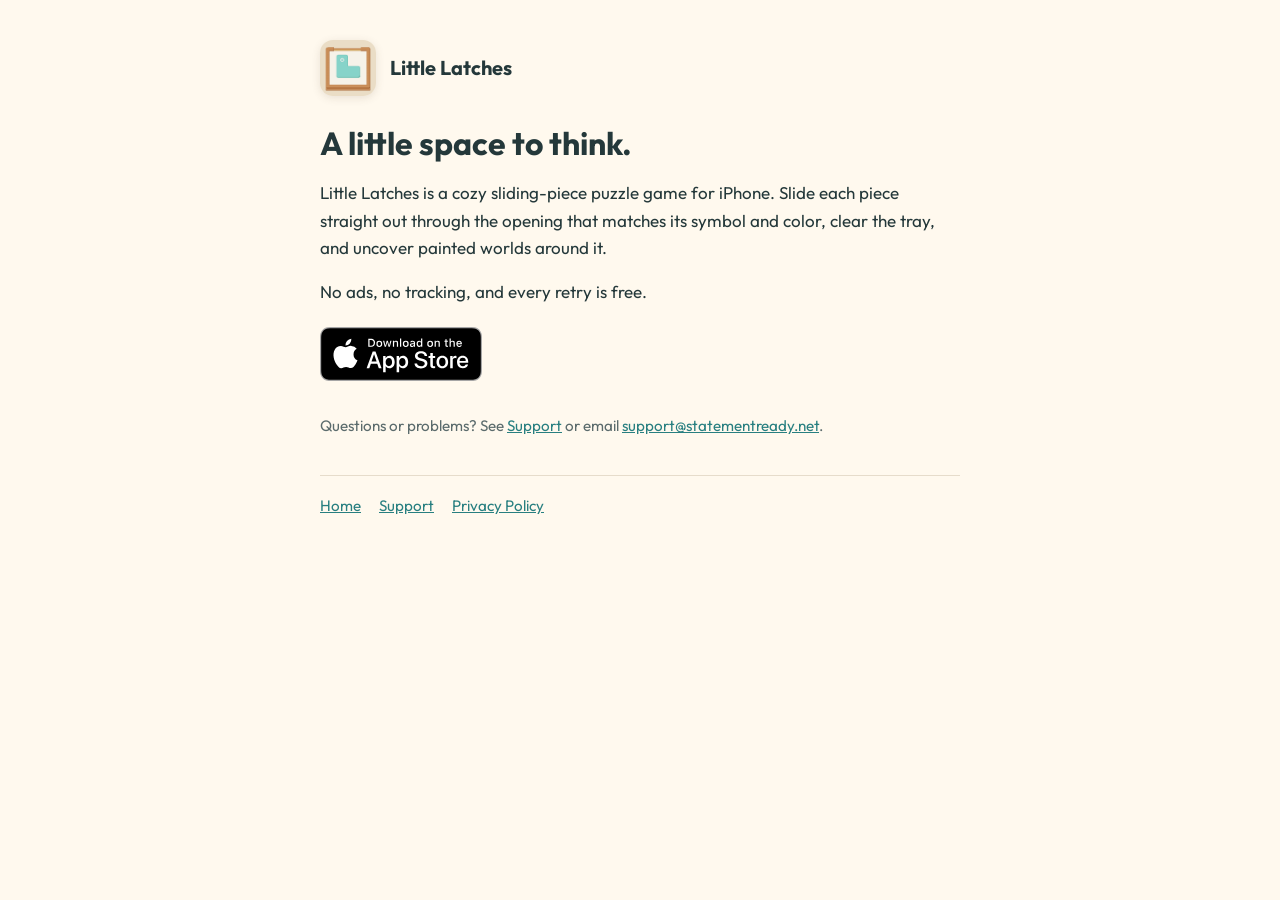
<file: index.html>
<!doctype html>
<html lang="en">
<head>
<meta charset="utf-8">
<meta name="viewport" content="width=device-width, initial-scale=1">
<title>Little Latches</title>
<link rel="stylesheet" href="./style.css">
<link rel="icon" href="./icon.png">
</head>
<body>
<main>
<header><img src="./icon.png" alt=""><a href="./">Little Latches</a></header>
<h1>A little space to think.</h1>
<p>Little Latches is a cozy sliding-piece puzzle game for iPhone. Slide each piece straight out through the opening that matches its symbol and color, clear the tray, and uncover painted worlds around it.</p>
<p>No ads, no tracking, and every retry is free.</p>
<p class="store"><a href="https://apps.apple.com/us/app/little-latches/id6824050755"><img src="./app-store-badge.svg" alt="Download on the App Store" width="162" height="54"></a></p>
<p class="muted">Questions or problems? See <a href="support/">Support</a> or email <a href="mailto:support@statementready.net">support@statementready.net</a>.</p>
<nav><a href="./">Home</a><a href="./support/">Support</a><a href="./privacy/">Privacy Policy</a></nav>
</main>
</body>
</html>
</file>
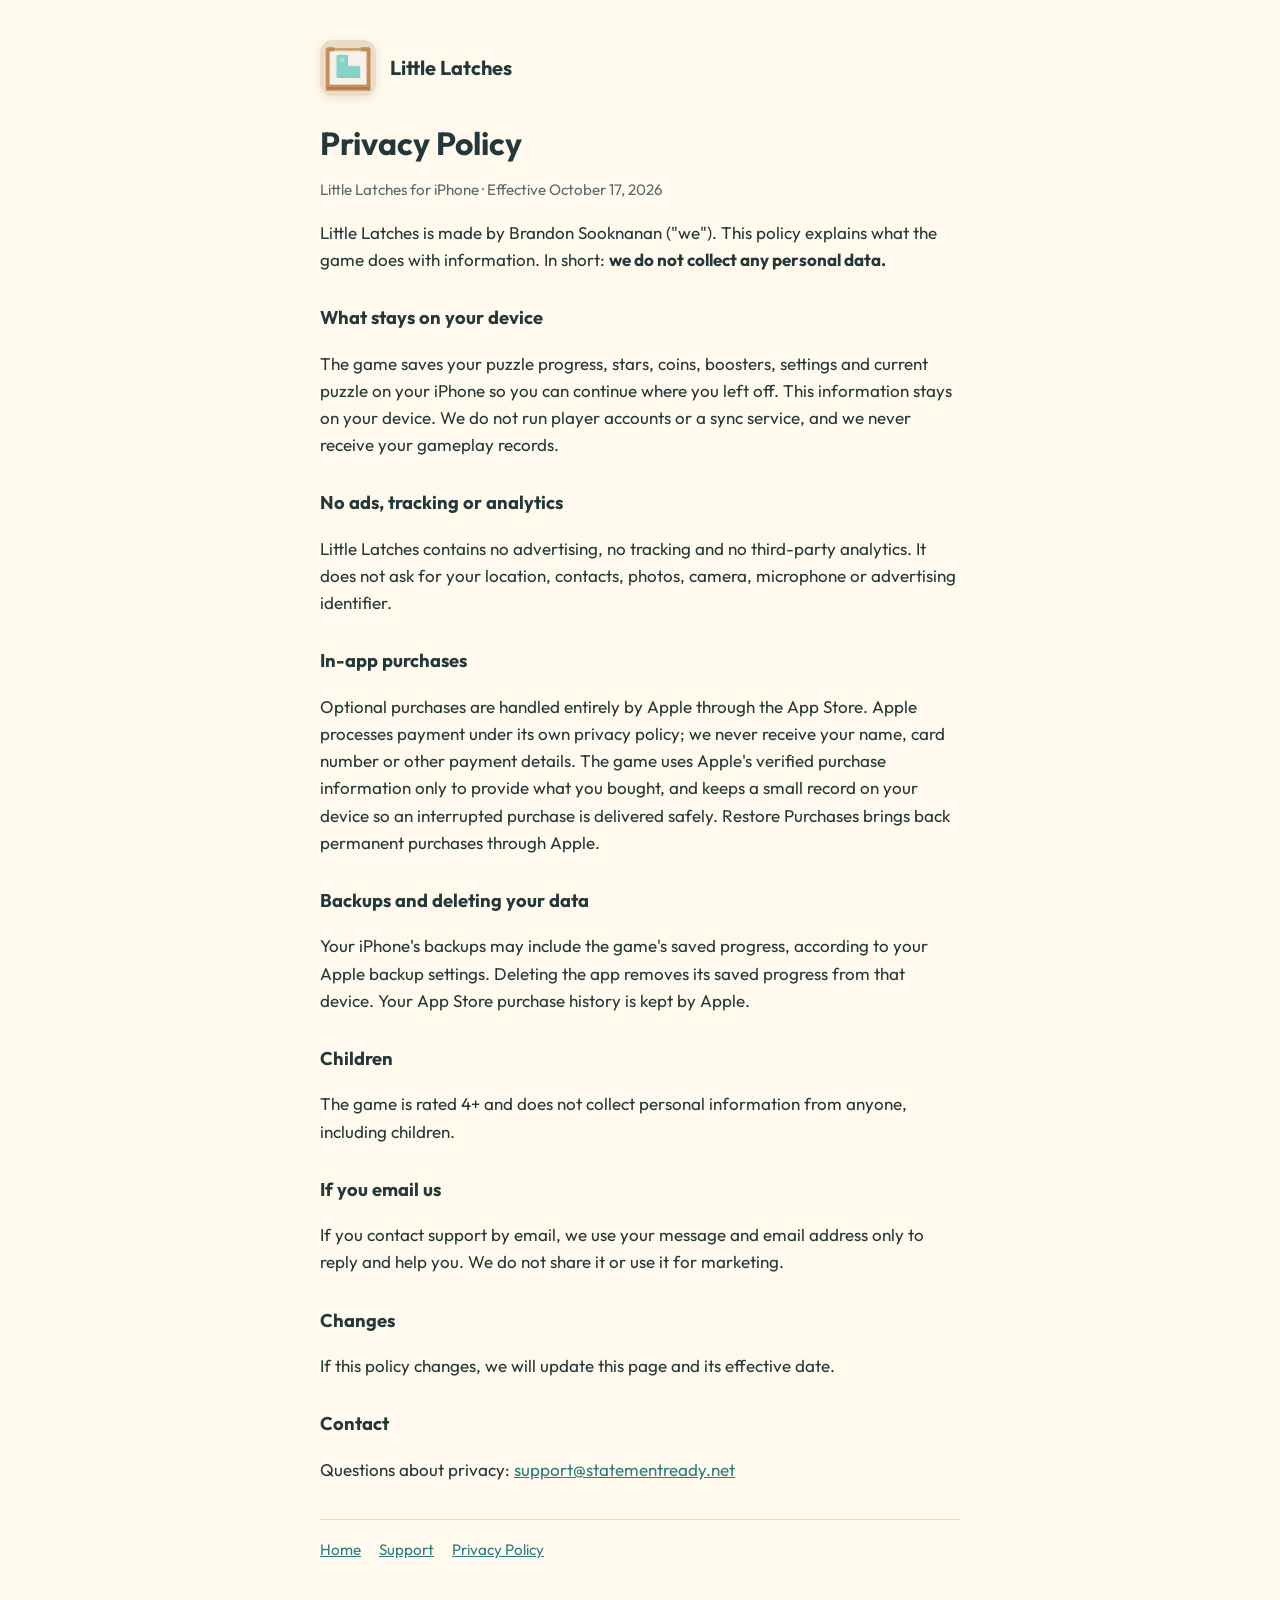
<file: privacy/index.html>
<!doctype html>
<html lang="en">
<head>
<meta charset="utf-8">
<meta name="viewport" content="width=device-width, initial-scale=1">
<title>Privacy Policy · Little Latches</title>
<link rel="stylesheet" href="../style.css">
<link rel="icon" href="../icon.png">
</head>
<body>
<main>
<header><img src="../icon.png" alt=""><a href="../">Little Latches</a></header>
<h1>Privacy Policy</h1>
<p class="muted">Little Latches for iPhone · Effective October 17, 2026</p>
<p>Little Latches is made by Brandon Sooknanan ("we"). This policy explains what the game does with information. In short: <strong>we do not collect any personal data.</strong></p>
<h2>What stays on your device</h2>
<p>The game saves your puzzle progress, stars, coins, boosters, settings and current puzzle on your iPhone so you can continue where you left off. This information stays on your device. We do not run player accounts or a sync service, and we never receive your gameplay records.</p>
<h2>No ads, tracking or analytics</h2>
<p>Little Latches contains no advertising, no tracking and no third-party analytics. It does not ask for your location, contacts, photos, camera, microphone or advertising identifier.</p>
<h2>In-app purchases</h2>
<p>Optional purchases are handled entirely by Apple through the App Store. Apple processes payment under its own privacy policy; we never receive your name, card number or other payment details. The game uses Apple's verified purchase information only to provide what you bought, and keeps a small record on your device so an interrupted purchase is delivered safely. Restore Purchases brings back permanent purchases through Apple.</p>
<h2>Backups and deleting your data</h2>
<p>Your iPhone's backups may include the game's saved progress, according to your Apple backup settings. Deleting the app removes its saved progress from that device. Your App Store purchase history is kept by Apple.</p>
<h2>Children</h2>
<p>The game is rated 4+ and does not collect personal information from anyone, including children.</p>
<h2>If you email us</h2>
<p>If you contact support by email, we use your message and email address only to reply and help you. We do not share it or use it for marketing.</p>
<h2>Changes</h2>
<p>If this policy changes, we will update this page and its effective date.</p>
<h2>Contact</h2>
<p>Questions about privacy: <a href="mailto:support@statementready.net">support@statementready.net</a></p>
<nav><a href="../">Home</a><a href="../support/">Support</a><a href="../privacy/">Privacy Policy</a></nav>
</main>
</body>
</html>
</file>
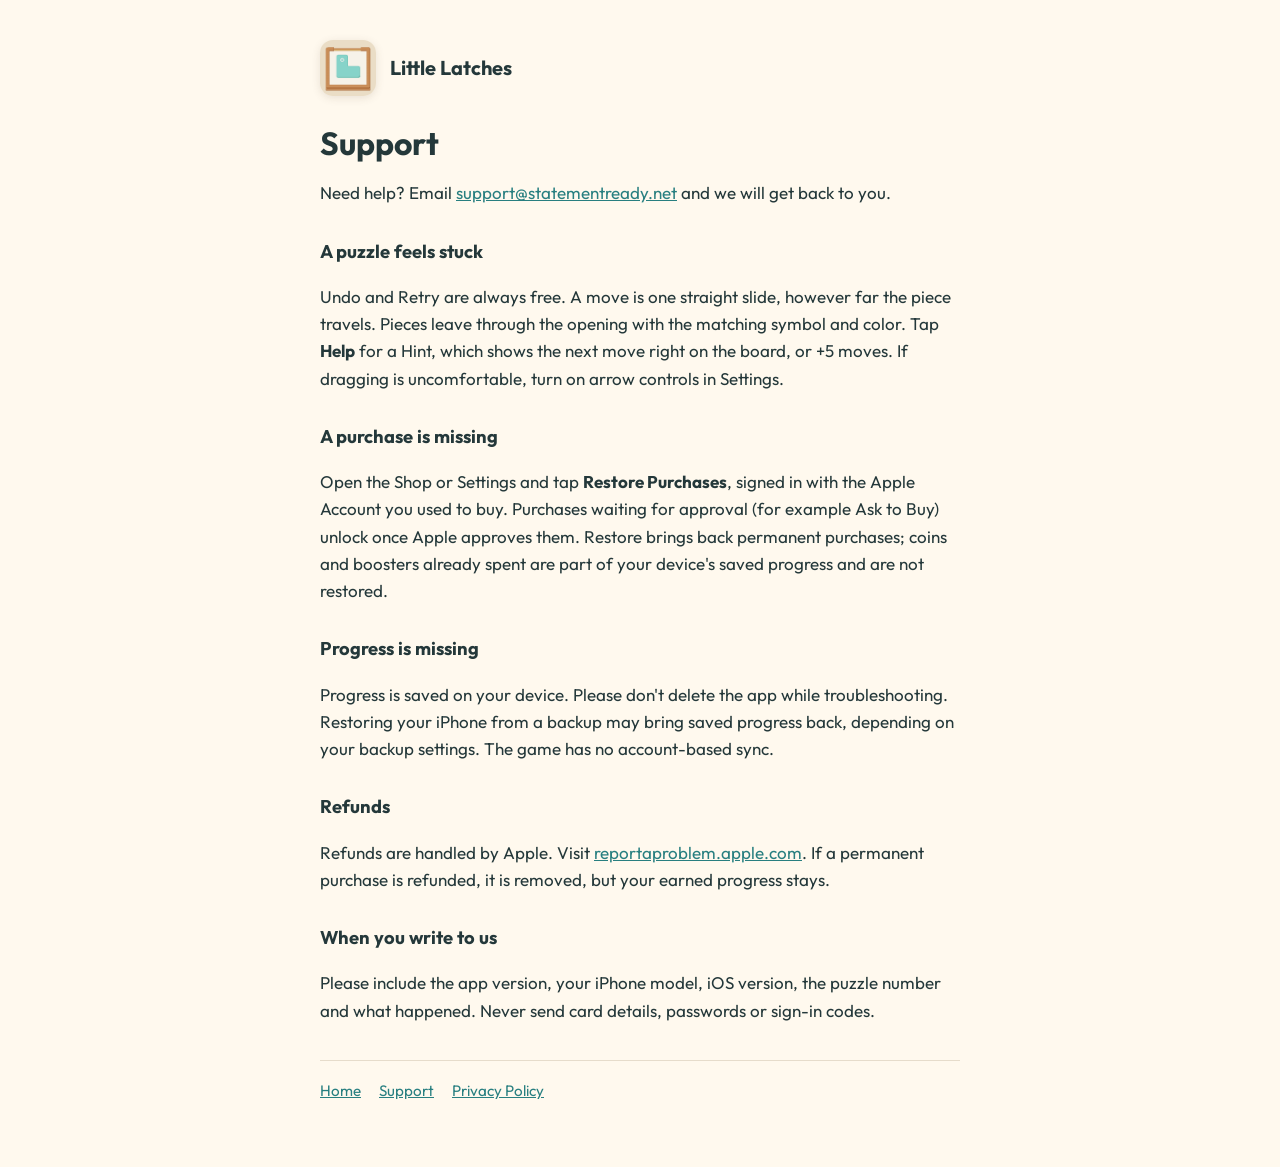
<file: support/index.html>
<!doctype html>
<html lang="en">
<head>
<meta charset="utf-8">
<meta name="viewport" content="width=device-width, initial-scale=1">
<title>Support · Little Latches</title>
<link rel="stylesheet" href="../style.css">
<link rel="icon" href="../icon.png">
</head>
<body>
<main>
<header><img src="../icon.png" alt=""><a href="../">Little Latches</a></header>
<h1>Support</h1>
<p>Need help? Email <a href="mailto:support@statementready.net">support@statementready.net</a> and we will get back to you.</p>
<h2>A puzzle feels stuck</h2>
<p>Undo and Retry are always free. A move is one straight slide, however far the piece travels. Pieces leave through the opening with the matching symbol and color. Tap <strong>Help</strong> for a Hint, which shows the next move right on the board, or +5 moves. If dragging is uncomfortable, turn on arrow controls in Settings.</p>
<h2>A purchase is missing</h2>
<p>Open the Shop or Settings and tap <strong>Restore Purchases</strong>, signed in with the Apple Account you used to buy. Purchases waiting for approval (for example Ask to Buy) unlock once Apple approves them. Restore brings back permanent purchases; coins and boosters already spent are part of your device's saved progress and are not restored.</p>
<h2>Progress is missing</h2>
<p>Progress is saved on your device. Please don't delete the app while troubleshooting. Restoring your iPhone from a backup may bring saved progress back, depending on your backup settings. The game has no account-based sync.</p>
<h2>Refunds</h2>
<p>Refunds are handled by Apple. Visit <a href="https://reportaproblem.apple.com">reportaproblem.apple.com</a>. If a permanent purchase is refunded, it is removed, but your earned progress stays.</p>
<h2>When you write to us</h2>
<p>Please include the app version, your iPhone model, iOS version, the puzzle number and what happened. Never send card details, passwords or sign-in codes.</p>
<nav><a href="../">Home</a><a href="../support/">Support</a><a href="../privacy/">Privacy Policy</a></nav>
</main>
</body>
</html>
</file>
<file: style.css>
@font-face { font-family: Outfit; src: url("fonts/outfit.ttf") format("truetype"); font-weight: 100 900; font-display: swap; }
:root { --paper: #fff9ee; --ink: #24383a; --muted: #5b6b6c; --accent: #287f80; --line: #e6dccb; }
* { box-sizing: border-box; }
body { margin: 0; background: var(--paper); color: var(--ink); font: 17px/1.6 Outfit, system-ui, -apple-system, sans-serif; }
main { max-width: 680px; margin: 0 auto; padding: 40px 20px 64px; }
header { display: flex; align-items: center; gap: 14px; margin-bottom: 28px; }
header img { width: 56px; height: 56px; border-radius: 13px; box-shadow: 0 2px 8px #59403722; }
header a { color: inherit; text-decoration: none; font-weight: 700; font-size: 1.25rem; }
h1 { font-size: 2rem; line-height: 1.2; margin: 0 0 6px; }
h2 { font-size: 1.15rem; margin: 30px 0 6px; }
p, li { color: var(--ink); }
.store { margin: 22px 0 26px; }
.store a { display: inline-block; line-height: 0; }
.store img { height: 54px; width: auto; }
.muted { color: var(--muted); font-size: 0.95rem; }
a { color: var(--accent); }
nav { display: flex; gap: 18px; margin-top: 36px; padding-top: 18px; border-top: 1px solid var(--line); font-size: 0.95rem; }
</file>
